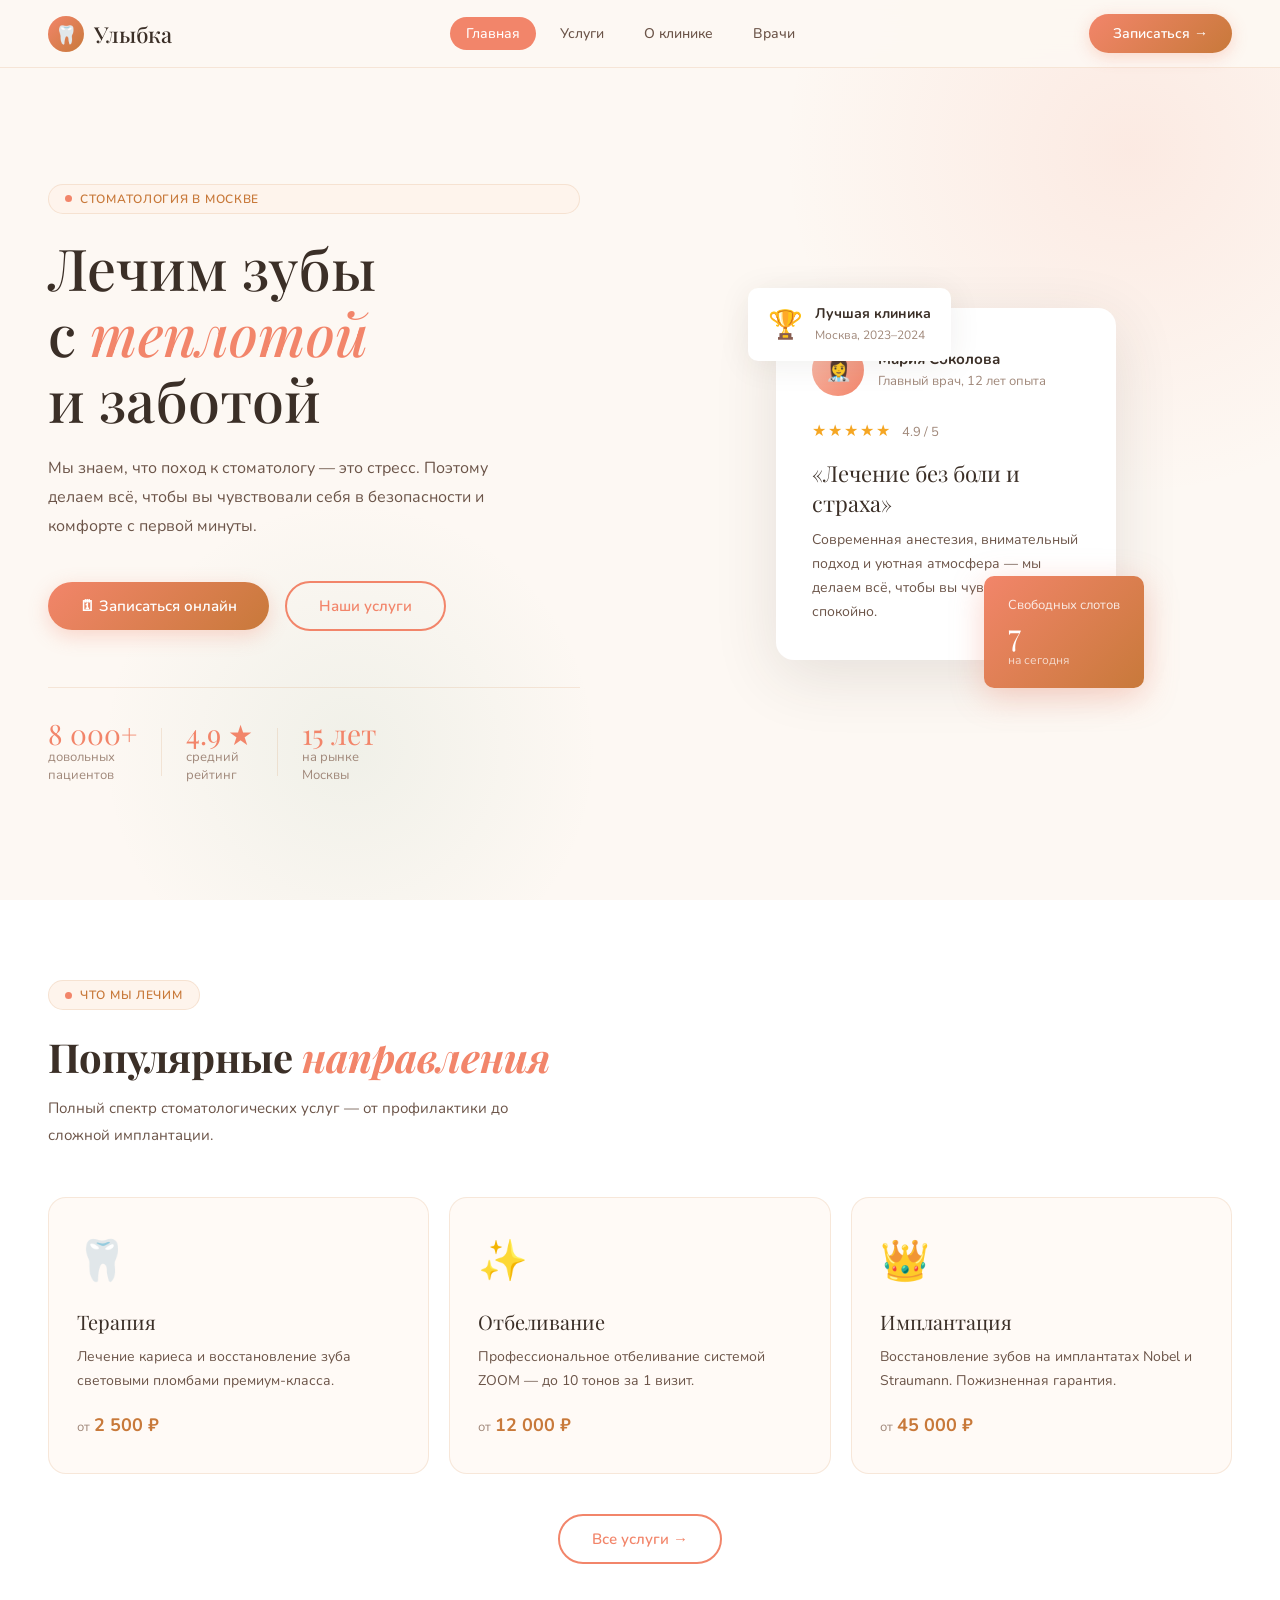
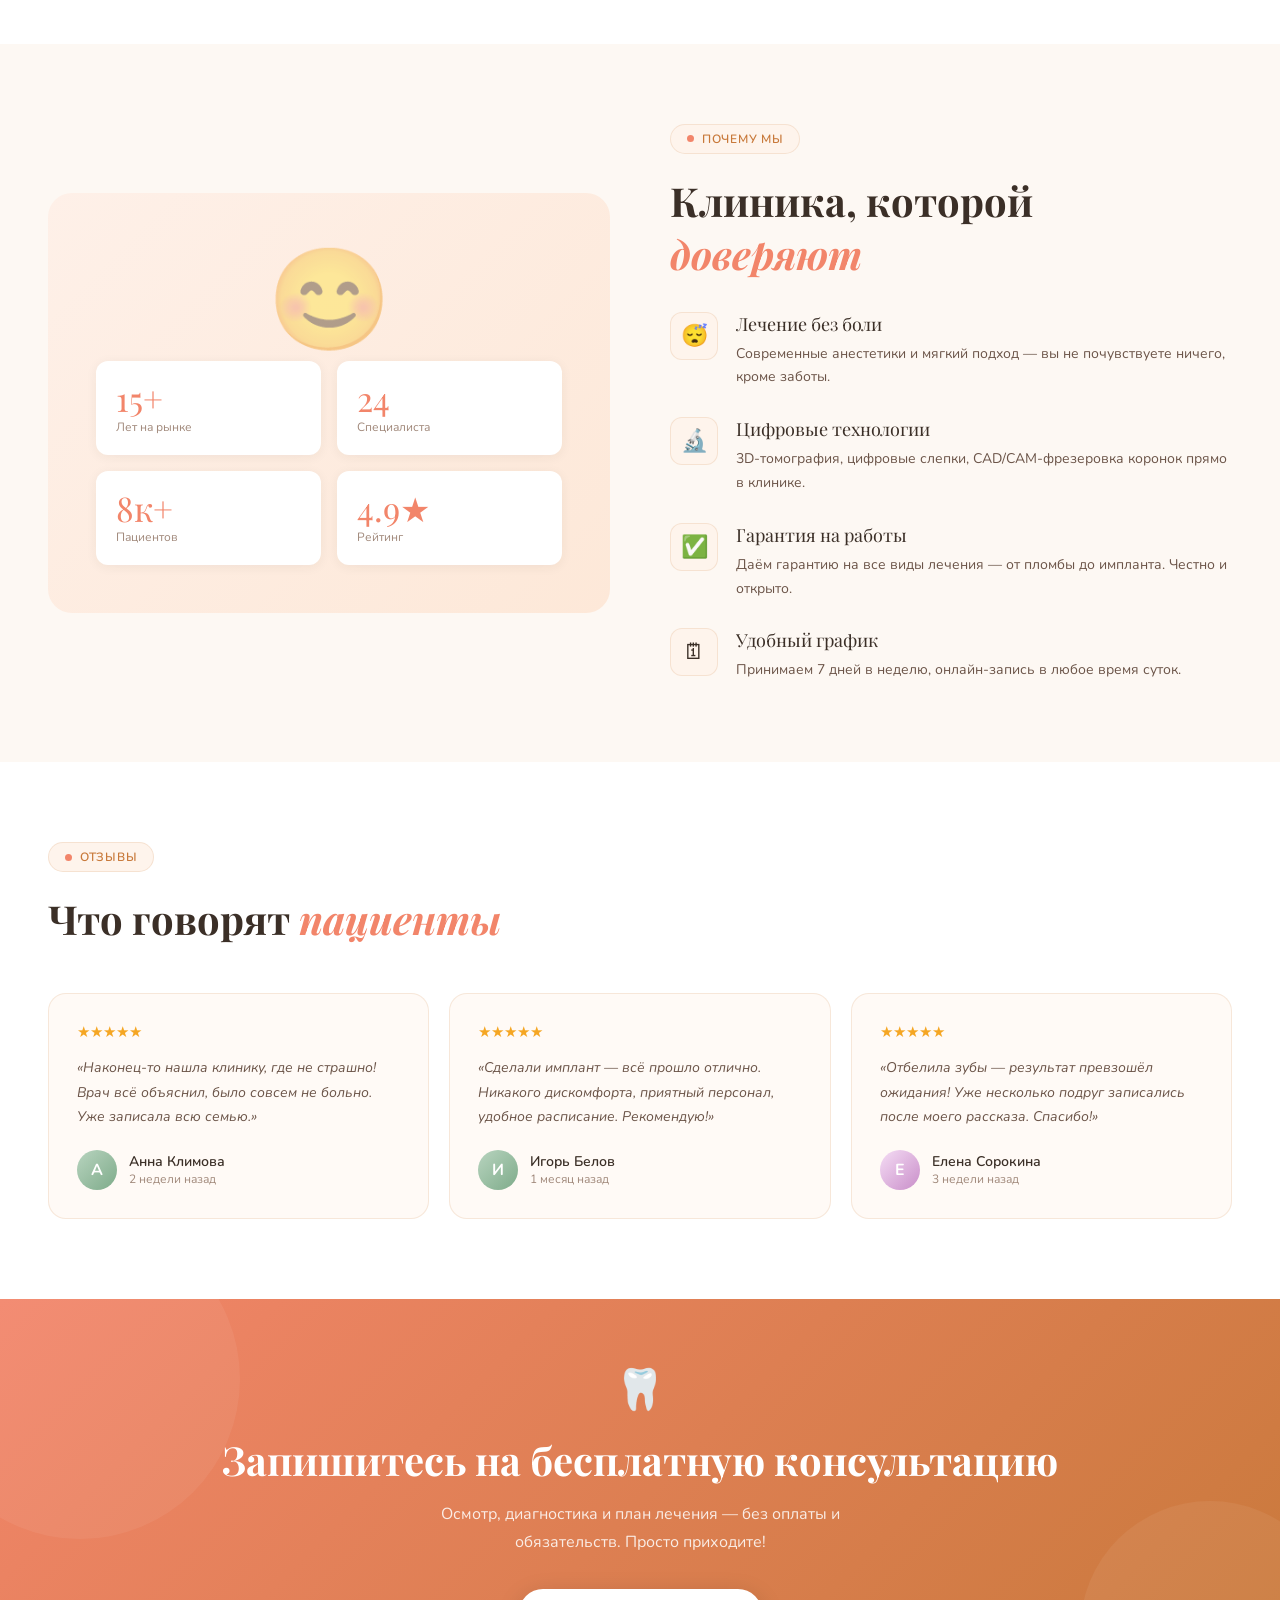
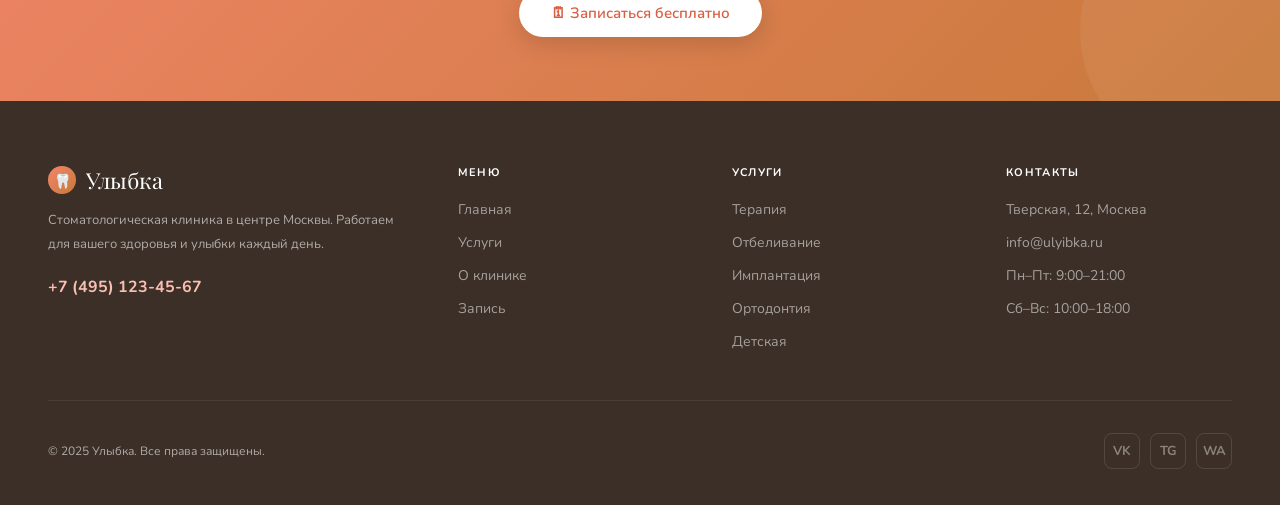
<file: Новая папка (2)/dental-warm.html>
<!DOCTYPE html>
<html lang="ru">
<head>
<meta charset="UTF-8">
<meta name="viewport" content="width=device-width, initial-scale=1.0">
<title>Улыбка — Стоматологическая клиника</title>
<link href="https://fonts.googleapis.com/css2?family=Nunito:ital,wght@0,300;0,400;0,500;0,600;0,700;1,400&family=Playfair+Display:ital,wght@0,400;0,500;1,400;1,500&display=swap" rel="stylesheet">
<style>
:root {
  --bg:        #fdf8f3;
  --bg2:       #fef4ec;
  --peach:     #f2856a;
  --peach-lt:  #f9bfaf;
  --peach-dk:  #d95f44;
  --sage:      #7eab8a;
  --sage-lt:   #b8d4bf;
  --warm:      #c8793a;
  --text:      #3b2f27;
  --text-md:   #6b5448;
  --text-lt:   #a0887a;
  --white:     #ffffff;
  --card:      #fffaf6;
  --border:    rgba(200,121,58,0.15);
  --shadow:    0 4px 32px rgba(59,47,39,0.08);
  --shadow-lg: 0 16px 64px rgba(59,47,39,0.12);
  --r:         18px;
  --r-sm:      10px;
}

* { margin:0; padding:0; box-sizing:border-box; }
html { scroll-behavior: smooth; }

body {
  font-family: 'Nunito', sans-serif;
  background: var(--bg);
  color: var(--text);
  overflow-x: hidden;
}

/* ── PAGES ── */
.page { display:none; animation: pgIn .45s ease forwards; }
.page.active { display:block; }
@keyframes pgIn { from { opacity:0; transform:translateY(12px); } to { opacity:1; transform:none; } }

/* ── NAV ── */
nav {
  position: fixed; top:0; left:0; right:0; z-index:200;
  background: rgba(253,248,243,0.94);
  backdrop-filter: blur(20px);
  border-bottom: 1px solid var(--border);
  padding: 0 48px;
  display: flex; align-items:center; justify-content:space-between;
  height: 68px;
}

.logo {
  font-family: 'Playfair Display', serif;
  font-size: 22px; font-weight: 500;
  color: var(--text); cursor: pointer;
  display: flex; align-items: center; gap: 10px;
}
.logo-icon {
  width: 36px; height: 36px;
  background: linear-gradient(135deg, var(--peach), var(--warm));
  border-radius: 50%;
  display: flex; align-items: center; justify-content: center;
  font-size: 18px;
}

.nav-links { display:flex; gap:8px; list-style:none; }
.nav-links a {
  display: block;
  padding: 7px 16px;
  border-radius: 100px;
  font-size: 14px; font-weight: 500;
  color: var(--text-md);
  text-decoration: none; cursor: pointer;
  transition: all .2s;
}
.nav-links a:hover { background: var(--bg2); color: var(--text); }
.nav-links a.active { background: var(--peach); color: var(--white); }

.nav-cta {
  background: linear-gradient(135deg, var(--peach), var(--warm));
  color: var(--white); border: none;
  padding: 10px 24px; border-radius: 100px;
  font-family: 'Nunito', sans-serif;
  font-size: 14px; font-weight: 600;
  cursor: pointer; transition: all .25s;
  box-shadow: 0 4px 16px rgba(242,133,106,0.3);
}
.nav-cta:hover { transform: translateY(-2px); box-shadow: 0 8px 24px rgba(242,133,106,0.4); }

/* ── HELPERS ── */
.pill {
  display: inline-flex; align-items: center; gap: 8px;
  background: var(--bg2); border: 1px solid var(--border);
  border-radius: 100px; padding: 6px 16px;
  font-size: 12px; font-weight: 600;
  color: var(--warm); letter-spacing: 0.06em; text-transform: uppercase;
  margin-bottom: 20px;
}
.pill-dot { width:7px; height:7px; background: var(--peach); border-radius:50%; }

h1, h2, h3 { font-family: 'Playfair Display', serif; }

.btn-fill {
  display: inline-flex; align-items: center; gap: 10px;
  background: linear-gradient(135deg, var(--peach), var(--warm));
  color: var(--white); border: none;
  padding: 14px 32px; border-radius: 100px;
  font-family: 'Nunito', sans-serif;
  font-size: 15px; font-weight: 600;
  cursor: pointer; transition: all .25s;
  box-shadow: 0 6px 20px rgba(242,133,106,0.3);
  text-decoration: none;
}
.btn-fill:hover { transform: translateY(-2px); box-shadow: 0 10px 28px rgba(242,133,106,0.4); }

.btn-outline {
  display: inline-flex; align-items: center; gap: 10px;
  background: transparent;
  border: 2px solid var(--peach);
  color: var(--peach);
  padding: 13px 32px; border-radius: 100px;
  font-family: 'Nunito', sans-serif;
  font-size: 15px; font-weight: 600;
  cursor: pointer; transition: all .25s;
}
.btn-outline:hover { background: var(--peach); color: var(--white); }

/* ══════════════════════════════════════
   HOME PAGE
══════════════════════════════════════ */
.hero {
  padding-top: 68px;
  min-height: 100vh;
  display: grid; grid-template-columns: 1fr 1fr;
  position: relative; overflow: hidden;
}

/* soft blob bg */
.hero::before {
  content: '';
  position: absolute; top: -200px; right: -200px;
  width: 700px; height: 700px;
  background: radial-gradient(circle, rgba(242,133,106,0.12) 0%, transparent 70%);
  border-radius: 50%; pointer-events: none;
}
.hero::after {
  content: '';
  position: absolute; bottom: -100px; left: 100px;
  width: 500px; height: 500px;
  background: radial-gradient(circle, rgba(126,171,138,0.1) 0%, transparent 70%);
  border-radius: 50%; pointer-events: none;
}

.hero-left {
  padding: 80px 60px 80px 48px;
  display: flex; flex-direction: column; justify-content: center;
  position: relative; z-index: 1;
}

.hero-left h1 {
  font-size: clamp(44px, 4.5vw, 66px);
  font-weight: 500; line-height: 1.15;
  color: var(--text); margin-bottom: 22px;
}
.hero-left h1 em { font-style: italic; color: var(--peach); }

.hero-desc {
  font-size: 16px; line-height: 1.8;
  color: var(--text-md); max-width: 440px; margin-bottom: 40px;
}

.hero-actions { display: flex; align-items: center; gap: 16px; flex-wrap: wrap; }

.trust-row {
  display: flex; align-items: center; gap: 24px;
  margin-top: 56px; padding-top: 32px;
  border-top: 1px solid var(--border);
}
.trust-item { display: flex; align-items: center; gap: 10px; }
.trust-num {
  font-family: 'Playfair Display', serif;
  font-size: 28px; font-weight: 400; color: var(--peach); line-height: 1;
}
.trust-label { font-size: 13px; color: var(--text-lt); line-height: 1.4; }

.hero-right {
  position: relative; z-index: 1;
  display: flex; align-items: center; justify-content: center;
  padding: 80px 48px 80px 20px;
}

.hero-cards-stack { position: relative; width: 340px; }

.hero-main-card {
  background: var(--white);
  border-radius: var(--r);
  padding: 36px;
  box-shadow: var(--shadow-lg);
  position: relative; z-index: 2;
}

.avatar-row {
  display: flex; align-items: center; gap: 14px; margin-bottom: 24px;
}
.avatar {
  width: 52px; height: 52px; border-radius: 50%;
  background: linear-gradient(135deg, var(--peach-lt), var(--peach));
  display: flex; align-items: center; justify-content: center;
  font-size: 22px; flex-shrink: 0;
}
.avatar-info strong {
  display: block; font-size: 15px; color: var(--text);
}
.avatar-info span { font-size: 13px; color: var(--text-lt); }

.rating-stars { color: #f5a623; font-size: 16px; letter-spacing: 2px; }
.rating-label { font-size: 13px; color: var(--text-lt); margin-left: 6px; }

.hero-card-title {
  font-family: 'Playfair Display', serif;
  font-size: 22px; color: var(--text);
  margin: 16px 0 10px;
}
.hero-card-desc { font-size: 14px; color: var(--text-md); line-height: 1.7; }

.hero-mini-card {
  background: linear-gradient(135deg, var(--peach), var(--warm));
  border-radius: var(--r-sm);
  padding: 20px 24px;
  color: var(--white);
  position: absolute; bottom: -28px; right: -28px;
  z-index: 3; box-shadow: 0 8px 32px rgba(242,133,106,0.35);
  animation: floatY 3.5s ease-in-out infinite;
}
.hero-mini-title { font-size: 13px; opacity: .85; margin-bottom: 4px; }
.hero-mini-num {
  font-family: 'Playfair Display', serif;
  font-size: 32px; font-weight: 400; line-height: 1;
}
.hero-mini-sub { font-size: 12px; opacity: .7; margin-top: 2px; }

.hero-badge {
  background: var(--white);
  border-radius: var(--r-sm);
  padding: 16px 20px;
  display: flex; align-items: center; gap: 12px;
  position: absolute; top: -20px; left: -28px;
  z-index: 3; box-shadow: var(--shadow);
  animation: floatY 4s ease-in-out infinite reverse;
}
.badge-icon { font-size: 28px; }
.badge-text strong { display:block; font-size: 14px; color: var(--text); }
.badge-text span { font-size: 12px; color: var(--text-lt); }

@keyframes floatY {
  0%,100% { transform: translateY(0); }
  50% { transform: translateY(-10px); }
}

/* wavy section divider */
.wave { width:100%; overflow:hidden; line-height:0; }
.wave svg { display:block; }

/* ── SERVICES PREVIEW ── */
.section-wrap { padding: 80px 48px; }

.services-row {
  display: grid;
  grid-template-columns: repeat(3, 1fr);
  gap: 20px; margin-top: 48px;
}

.svc-card {
  background: var(--card);
  border: 1px solid var(--border);
  border-radius: var(--r);
  padding: 36px 28px;
  cursor: pointer;
  transition: all .3s;
  position: relative; overflow: hidden;
}
.svc-card:hover {
  transform: translateY(-6px);
  box-shadow: var(--shadow-lg);
  border-color: var(--peach-lt);
}
.svc-card::after {
  content: '';
  position: absolute; bottom: 0; left: 0; right: 0;
  height: 3px;
  background: linear-gradient(90deg, var(--peach), var(--warm));
  transform: scaleX(0); transition: transform .3s;
  transform-origin: left;
}
.svc-card:hover::after { transform: scaleX(1); }

.svc-emoji { font-size: 40px; margin-bottom: 20px; display: block; }
.svc-name {
  font-family: 'Playfair Display', serif;
  font-size: 20px; color: var(--text); margin-bottom: 10px;
}
.svc-desc { font-size: 14px; color: var(--text-md); line-height: 1.7; margin-bottom: 20px; }
.svc-price {
  font-size: 13px; color: var(--text-lt);
  display: flex; align-items: baseline; gap: 4px;
}
.svc-price strong { font-size: 18px; color: var(--warm); font-weight: 700; }

/* ── WHY US ── */
.why-grid {
  display: grid; grid-template-columns: 1fr 1fr;
  gap: 60px; align-items: center;
}

.why-visual {
  background: linear-gradient(135deg, #fef0e8, #fde8d8);
  border-radius: 24px;
  padding: 48px;
  position: relative; overflow: hidden;
  min-height: 420px;
  display: flex; flex-direction: column; justify-content: flex-end;
}
.why-visual::before {
  content: '😊';
  position: absolute; top: 40px; left: 50%;
  transform: translateX(-50%);
  font-size: 100px; opacity: .25;
}

.why-stats {
  display: grid; grid-template-columns: 1fr 1fr; gap: 16px;
  position: relative; z-index: 1;
}
.why-stat {
  background: var(--white);
  border-radius: 12px; padding: 20px;
  box-shadow: 0 2px 12px rgba(59,47,39,0.06);
}
.why-stat-num {
  font-family: 'Playfair Display', serif;
  font-size: 34px; color: var(--peach); line-height: 1;
}
.why-stat-label { font-size: 12px; color: var(--text-lt); margin-top: 4px; }

.why-features { display: flex; flex-direction: column; gap: 28px; }

.why-feat {
  display: flex; gap: 18px; align-items: flex-start;
}
.why-feat-icon {
  width: 48px; height: 48px; flex-shrink: 0;
  background: var(--bg2); border-radius: 12px;
  display: flex; align-items: center; justify-content: center;
  font-size: 22px;
  border: 1px solid var(--border);
}
.why-feat-title {
  font-family: 'Playfair Display', serif;
  font-size: 18px; color: var(--text); margin-bottom: 6px;
}
.why-feat-desc { font-size: 14px; color: var(--text-md); line-height: 1.7; }

/* ── REVIEWS ── */
.reviews-row {
  display: grid; grid-template-columns: repeat(3, 1fr);
  gap: 20px; margin-top: 48px;
}

.review-card {
  background: var(--card);
  border: 1px solid var(--border);
  border-radius: var(--r);
  padding: 28px;
}
.review-stars { color: #f5a623; font-size: 15px; margin-bottom: 14px; }
.review-text {
  font-size: 14px; line-height: 1.75;
  color: var(--text-md); margin-bottom: 20px;
  font-style: italic;
}
.reviewer { display: flex; align-items: center; gap: 12px; }
.reviewer-ava {
  width: 40px; height: 40px; border-radius: 50%;
  background: linear-gradient(135deg, var(--sage-lt), var(--sage));
  display: flex; align-items: center; justify-content: center;
  font-size: 16px; color: white; font-weight: 700;
}
.reviewer-name { font-size: 14px; font-weight: 600; color: var(--text); }
.reviewer-date { font-size: 12px; color: var(--text-lt); }

/* ══════════════════════════════════════
   SERVICES PAGE
══════════════════════════════════════ */
.page-hero {
  padding: 120px 48px 64px;
  background: linear-gradient(180deg, var(--bg2) 0%, var(--bg) 100%);
  position: relative; overflow: hidden;
}
.page-hero::after {
  content: '';
  position: absolute; top: -100px; right: -100px;
  width: 500px; height: 500px;
  background: radial-gradient(circle, rgba(242,133,106,0.1), transparent 60%);
  border-radius: 50%;
}
.page-hero h1 { font-size: 52px; margin-bottom: 16px; }
.page-hero p { font-size: 16px; color: var(--text-md); max-width: 520px; line-height: 1.8; }

.services-full {
  display: grid; grid-template-columns: repeat(3, 1fr);
  gap: 20px;
}

.svc-full-card {
  background: var(--card);
  border: 1px solid var(--border);
  border-radius: var(--r);
  padding: 40px 32px;
  cursor: pointer; transition: all .3s;
}
.svc-full-card:hover { transform: translateY(-4px); box-shadow: var(--shadow-lg); border-color: var(--peach-lt); }

.svc-tag {
  display: inline-block;
  background: var(--bg2); border-radius: 100px;
  padding: 4px 12px; font-size: 11px; font-weight: 700;
  letter-spacing: .08em; text-transform: uppercase;
  color: var(--warm); margin-bottom: 20px;
}

.svc-full-name {
  font-family: 'Playfair Display', serif;
  font-size: 22px; color: var(--text); margin-bottom: 12px;
}
.svc-full-desc { font-size: 14px; color: var(--text-md); line-height: 1.75; margin-bottom: 24px; }

.svc-includes { list-style: none; display: flex; flex-direction: column; gap: 8px; margin-bottom: 28px; }
.svc-includes li {
  display: flex; align-items: center; gap: 10px;
  font-size: 13px; color: var(--text-md);
}
.svc-includes li::before {
  content: '✓';
  width: 20px; height: 20px; flex-shrink: 0;
  background: rgba(126,171,138,0.15);
  border-radius: 50%;
  display: flex; align-items: center; justify-content: center;
  font-size: 11px; color: var(--sage); font-weight: 700;
}

.svc-footer {
  display: flex; align-items: center; justify-content: space-between;
  padding-top: 20px; border-top: 1px solid var(--border);
}
.svc-from { font-size: 12px; color: var(--text-lt); }
.svc-amount {
  font-family: 'Playfair Display', serif;
  font-size: 26px; color: var(--warm);
}

/* ══════════════════════════════════════
   ABOUT PAGE
══════════════════════════════════════ */
.about-intro {
  display: grid; grid-template-columns: 1fr 1fr;
  gap: 64px; align-items: center;
}
.about-visual-box {
  background: linear-gradient(135deg, #fde8d8, #fbd0be);
  border-radius: 24px; min-height: 480px;
  position: relative; overflow: hidden;
  display: flex; flex-direction: column; justify-content: flex-end; padding: 32px;
}
.about-visual-emoji {
  position: absolute; top: 40px; left: 50%;
  transform: translateX(-50%);
  font-size: 110px; opacity: .2;
}
.about-caption {
  background: var(--white); border-radius: 12px;
  padding: 20px 24px; position: relative; z-index: 1;
  box-shadow: var(--shadow);
}
.about-caption strong {
  font-family: 'Playfair Display', serif;
  font-size: 18px; color: var(--text); display: block; margin-bottom: 4px;
}
.about-caption span { font-size: 13px; color: var(--text-lt); }

.about-text h2 {
  font-size: 44px; line-height: 1.2; margin-bottom: 20px;
}
.about-text h2 em { font-style: italic; color: var(--peach); }
.about-text p {
  font-size: 15px; color: var(--text-md); line-height: 1.85; margin-bottom: 16px;
}

.about-chips {
  display: flex; flex-wrap: wrap; gap: 10px; margin-top: 28px;
}
.chip {
  background: var(--bg2); border: 1px solid var(--border);
  border-radius: 100px; padding: 8px 18px;
  font-size: 13px; color: var(--text-md); font-weight: 500;
}

/* ── DOCTORS ── */
.doctors-grid {
  display: grid; grid-template-columns: repeat(4, 1fr);
  gap: 20px; margin-top: 48px;
}

.doc-card {
  background: var(--card);
  border: 1px solid var(--border);
  border-radius: var(--r);
  overflow: hidden; cursor: pointer;
  transition: all .3s;
}
.doc-card:hover { transform: translateY(-6px); box-shadow: var(--shadow-lg); }

.doc-photo {
  aspect-ratio: 1; position: relative;
  display: flex; align-items: center; justify-content: center;
  font-size: 64px;
  overflow: hidden;
}
/* gradient per doctor */
.doc-photo.g1 { background: linear-gradient(135deg, #fde4d8, #f9bfaf); }
.doc-photo.g2 { background: linear-gradient(135deg, #d8eede, #b8d4bf); }
.doc-photo.g3 { background: linear-gradient(135deg, #d8e6f5, #b3cceb); }
.doc-photo.g4 { background: linear-gradient(135deg, #f5ddf5, #e0b8e0); }

.doc-overlay {
  position: absolute; inset:0;
  background: linear-gradient(to top, rgba(59,47,39,.55) 0%, transparent 50%);
  display: flex; align-items: flex-end; padding: 16px;
  opacity: 0; transition: opacity .3s;
}
.doc-card:hover .doc-overlay { opacity: 1; }
.doc-overlay-cta {
  background: var(--peach); color: white; border: none;
  border-radius: 100px; padding: 8px 18px;
  font-family: 'Nunito', sans-serif; font-size: 13px; font-weight: 600;
  cursor: pointer; width: 100%; transition: background .2s;
}
.doc-overlay-cta:hover { background: var(--peach-dk); }

.doc-body { padding: 20px; }
.doc-name {
  font-family: 'Playfair Display', serif;
  font-size: 18px; color: var(--text); margin-bottom: 4px;
}
.doc-spec { font-size: 12px; font-weight: 700; color: var(--peach); text-transform: uppercase; letter-spacing: .07em; margin-bottom: 8px; }
.doc-exp { font-size: 13px; color: var(--text-lt); }

/* ── VALUES ── */
.values-grid {
  display: grid; grid-template-columns: repeat(3, 1fr);
  gap: 20px; margin-top: 48px;
}
.value-card {
  background: var(--card); border: 1px solid var(--border);
  border-radius: var(--r); padding: 32px;
}
.value-icon { font-size: 36px; margin-bottom: 18px; }
.value-title {
  font-family: 'Playfair Display', serif;
  font-size: 20px; color: var(--text); margin-bottom: 10px;
}
.value-desc { font-size: 14px; color: var(--text-md); line-height: 1.75; }

/* ══════════════════════════════════════
   APPOINTMENT PAGE
══════════════════════════════════════ */
.appt-layout {
  display: grid; grid-template-columns: 1fr 1.45fr;
  gap: 64px; align-items: start;
}

.appt-info h2 {
  font-size: 44px; line-height: 1.2; margin-bottom: 18px;
}
.appt-info h2 em { font-style: italic; color: var(--peach); }
.appt-sub { font-size: 15px; color: var(--text-md); line-height: 1.8; margin-bottom: 40px; }

.contact-list { display: flex; flex-direction: column; gap: 20px; margin-bottom: 40px; }
.contact-row {
  display: flex; gap: 16px; align-items: center;
}
.c-icon {
  width: 48px; height: 48px; flex-shrink: 0;
  background: var(--bg2); border: 1px solid var(--border);
  border-radius: 12px;
  display: flex; align-items: center; justify-content: center;
  font-size: 20px;
}
.c-label { font-size: 11px; font-weight: 700; letter-spacing: .1em; text-transform: uppercase; color: var(--text-lt); margin-bottom: 3px; }
.c-val { font-size: 15px; font-weight: 600; color: var(--text); }

.working-hours {
  background: linear-gradient(135deg, var(--peach), var(--warm));
  border-radius: var(--r); padding: 28px 32px; color: white;
}
.wh-title { font-size: 12px; font-weight: 700; letter-spacing: .1em; text-transform: uppercase; opacity: .85; margin-bottom: 16px; }
.wh-row { display: flex; justify-content: space-between; align-items: center; margin-bottom: 10px; font-size: 14px; }
.wh-row:last-child { margin-bottom: 0; }
.wh-day { opacity: .85; }
.wh-time { font-weight: 700; }

/* ── FORM ── */
.form-panel {
  background: var(--white);
  border-radius: 24px;
  box-shadow: var(--shadow-lg);
  overflow: hidden;
}

.form-header {
  background: linear-gradient(135deg, var(--peach), var(--warm));
  padding: 32px 40px; color: white;
}
.form-header h3 {
  font-size: 26px; margin-bottom: 6px; color: white;
}
.form-header p { font-size: 14px; opacity: .85; }

.form-body { padding: 40px; }

/* Steps */
.steps-track {
  display: flex; align-items: center; margin-bottom: 36px;
}
.fstep {
  display: flex; flex-direction: column; align-items: center; gap: 6px;
  flex: 1;
}
.fstep-ball {
  width: 36px; height: 36px; border-radius: 50%;
  border: 2px solid var(--border);
  display: flex; align-items: center; justify-content: center;
  font-size: 14px; font-weight: 700; color: var(--text-lt);
  background: var(--bg);
  transition: all .3s;
}
.fstep.active .fstep-ball { background: var(--peach); border-color: var(--peach); color: white; }
.fstep.done .fstep-ball { background: var(--sage); border-color: var(--sage); color: white; }
.fstep-label { font-size: 11px; font-weight: 600; letter-spacing: .08em; text-transform: uppercase; color: var(--text-lt); }
.fstep.active .fstep-label { color: var(--peach); }
.fstep.done .fstep-label { color: var(--sage); }
.step-connector { flex: 1; height: 2px; background: var(--border); margin: 0 4px 20px; transition: background .3s; }
.step-connector.done { background: var(--sage); }

.fpage { display: none; }
.fpage.active { display: block; }

/* Fields */
.field-row { display: grid; grid-template-columns: 1fr 1fr; gap: 16px; margin-bottom: 16px; }
.field-row.full { grid-template-columns: 1fr; }
.field { display: flex; flex-direction: column; gap: 6px; }
.field label { font-size: 12px; font-weight: 700; letter-spacing: .08em; text-transform: uppercase; color: var(--text-lt); }

.f-input, .f-select, .f-textarea {
  border: 1.5px solid var(--border);
  border-radius: 10px;
  padding: 12px 16px;
  font-family: 'Nunito', sans-serif;
  font-size: 14px; color: var(--text);
  background: var(--bg);
  outline: none; transition: all .2s;
  appearance: none; width: 100%;
}
.f-input:focus, .f-select:focus, .f-textarea:focus {
  border-color: var(--peach);
  background: var(--white);
  box-shadow: 0 0 0 3px rgba(242,133,106,0.12);
}
.f-textarea { resize: vertical; min-height: 90px; }

.sel-wrap { position: relative; }
.sel-wrap::after { content: '▾'; position:absolute; right:14px; top:50%; transform:translateY(-50%); color:var(--peach); pointer-events:none; }

/* Calendar */
.cal-wrap {
  border: 1.5px solid var(--border); border-radius: 12px;
  overflow: hidden;
}
.cal-head {
  background: var(--bg2);
  display: flex; align-items: center; justify-content: space-between;
  padding: 14px 20px;
}
.cal-month-name {
  font-family: 'Playfair Display', serif;
  font-size: 17px; color: var(--text);
}
.cal-arrow {
  background: var(--white); border: 1px solid var(--border);
  width: 32px; height: 32px; border-radius: 8px;
  display: flex; align-items: center; justify-content: center;
  cursor: pointer; font-size: 16px; color: var(--text-md);
  transition: all .2s;
}
.cal-arrow:hover { background: var(--peach); border-color: var(--peach); color: white; }
.cal-body { padding: 14px 16px; }
.cal-days-header {
  display: grid; grid-template-columns: repeat(7, 1fr);
  margin-bottom: 6px;
}
.cal-dname { text-align: center; font-size: 11px; font-weight: 700; letter-spacing: .08em; text-transform: uppercase; color: var(--text-lt); padding: 4px 0; }
.cal-cells { display: grid; grid-template-columns: repeat(7, 1fr); gap: 2px; }
.cal-cell {
  aspect-ratio: 1;
  display: flex; align-items: center; justify-content: center;
  font-size: 13px; font-weight: 500;
  border-radius: 8px; cursor: pointer;
  color: var(--text-md); transition: all .15s;
}
.cal-cell:hover:not(.cal-empty):not(.cal-past) { background: var(--bg2); color: var(--peach); }
.cal-cell.cal-today { font-weight: 700; color: var(--peach); }
.cal-cell.cal-selected { background: var(--peach) !important; color: white !important; }
.cal-cell.cal-past { color: var(--border); cursor: default; }
.cal-cell.cal-empty { cursor: default; }

/* Time */
.time-grid { display: grid; grid-template-columns: repeat(4, 1fr); gap: 8px; margin-top: 4px; }
.t-slot {
  border: 1.5px solid var(--border); border-radius: 8px;
  padding: 9px; text-align: center;
  font-size: 13px; font-weight: 600; color: var(--text-md);
  cursor: pointer; background: var(--bg); transition: all .15s;
}
.t-slot:hover:not(.t-busy) { border-color: var(--peach); color: var(--peach); background: var(--white); }
.t-slot.t-selected { background: var(--peach); border-color: var(--peach); color: white; }
.t-slot.t-busy { opacity: .35; cursor: not-allowed; font-style: italic; }

/* Form actions */
.form-actions { display: flex; flex-direction: column; gap: 10px; margin-top: 28px; }
.btn-submit {
  width: 100%;
  background: linear-gradient(135deg, var(--peach), var(--warm));
  color: white; border: none; border-radius: 100px;
  padding: 16px; font-family: 'Nunito', sans-serif;
  font-size: 15px; font-weight: 700;
  cursor: pointer; transition: all .25s;
  box-shadow: 0 6px 20px rgba(242,133,106,.3);
}
.btn-submit:hover { transform: translateY(-2px); box-shadow: 0 10px 28px rgba(242,133,106,.4); }

.btn-back {
  width: 100%; background: transparent;
  border: 1.5px solid var(--border); border-radius: 100px;
  padding: 13px; font-family: 'Nunito', sans-serif;
  font-size: 14px; font-weight: 600; color: var(--text-lt);
  cursor: pointer; transition: all .2s;
}
.btn-back:hover { border-color: var(--peach); color: var(--peach); }

.privacy-note { font-size: 12px; color: var(--text-lt); line-height: 1.6; margin-top: 14px; text-align: center; }

/* Success */
.success-panel {
  padding: 60px 40px; text-align: center; display: none;
}
.success-panel.active { display: block; }
.success-ring {
  width: 80px; height: 80px; margin: 0 auto 24px;
  background: linear-gradient(135deg, var(--sage-lt), var(--sage));
  border-radius: 50%;
  display: flex; align-items: center; justify-content: center;
  font-size: 36px;
  animation: popIn .5s cubic-bezier(.34,1.56,.64,1) forwards;
}
@keyframes popIn { from { transform:scale(0); opacity:0; } to { transform:scale(1); opacity:1; } }
.success-title { font-size: 30px; color: var(--text); margin-bottom: 12px; }
.success-desc { font-size: 15px; color: var(--text-md); line-height: 1.8; margin-bottom: 32px; }

/* ── FOOTER ── */
footer {
  background: var(--text);
  color: rgba(255,255,255,.6);
  padding: 64px 48px 36px;
}
.footer-grid {
  display: grid; grid-template-columns: 1.6fr 1fr 1fr 1fr;
  gap: 48px; padding-bottom: 48px;
  border-bottom: 1px solid rgba(255,255,255,.08);
  margin-bottom: 32px;
}
.f-logo {
  font-family: 'Playfair Display', serif;
  font-size: 22px; color: white; margin-bottom: 14px;
  display: flex; align-items: center; gap: 10px;
}
.f-logo-dot {
  width: 28px; height: 28px; border-radius: 50%;
  background: linear-gradient(135deg, var(--peach), var(--warm));
  display: flex; align-items: center; justify-content: center;
  font-size: 14px;
}
.f-desc { font-size: 13px; line-height: 1.8; margin-bottom: 20px; }
.f-phone { font-size: 16px; font-weight: 700; color: var(--peach-lt); }
.f-col-title { font-size: 11px; font-weight: 700; letter-spacing: .12em; text-transform: uppercase; color: white; margin-bottom: 18px; }
.f-links { list-style: none; display: flex; flex-direction: column; gap: 11px; }
.f-links li a {
  font-size: 14px; color: rgba(255,255,255,.55);
  text-decoration: none; cursor: pointer; transition: color .2s;
}
.f-links li a:hover { color: var(--peach-lt); }
.footer-bottom { display: flex; justify-content: space-between; align-items: center; }
.f-copy { font-size: 12px; }
.f-social { display: flex; gap: 10px; }
.f-soc {
  width: 36px; height: 36px;
  border: 1px solid rgba(255,255,255,.12); border-radius: 8px;
  display: flex; align-items: center; justify-content: center;
  font-size: 13px; font-weight: 700; color: rgba(255,255,255,.4);
  cursor: pointer; transition: all .2s;
}
.f-soc:hover { border-color: var(--peach-lt); color: var(--peach-lt); }
</style>
</head>
<body>

<!-- ────────── NAV ────────── -->
<nav>
  <div class="logo" onclick="goTo('home')">
    <div class="logo-icon">🦷</div>
    Улыбка
  </div>
  <ul class="nav-links">
    <li><a id="nav-home" class="active" onclick="goTo('home')">Главная</a></li>
    <li><a id="nav-services" onclick="goTo('services')">Услуги</a></li>
    <li><a id="nav-about" onclick="goTo('about')">О клинике</a></li>
    <li><a id="nav-appointment" onclick="goTo('appointment')">Врачи</a></li>
  </ul>
  <button class="nav-cta" onclick="goTo('appointment')">Записаться →</button>
</nav>


<!-- ══════════════════════════════════════════════════
     HOME
══════════════════════════════════════════════════ -->
<div class="page active" id="page-home">

  <div class="hero">
    <div class="hero-left">
      <div class="pill"><span class="pill-dot"></span>Стоматология в Москве</div>
      <h1>Лечим зубы<br>с <em>теплотой</em><br>и заботой</h1>
      <p class="hero-desc">Мы знаем, что поход к стоматологу — это стресс. Поэтому делаем всё, чтобы вы чувствовали себя в безопасности и комфорте с первой минуты.</p>
      <div class="hero-actions">
        <button class="btn-fill" onclick="goTo('appointment')">🗓 Записаться онлайн</button>
        <button class="btn-outline" onclick="goTo('services')">Наши услуги</button>
      </div>
      <div class="trust-row">
        <div class="trust-item">
          <div>
            <div class="trust-num">8 000+</div>
            <div class="trust-label">довольных<br>пациентов</div>
          </div>
        </div>
        <div style="width:1px; height:48px; background:var(--border);"></div>
        <div class="trust-item">
          <div>
            <div class="trust-num">4.9 ★</div>
            <div class="trust-label">средний<br>рейтинг</div>
          </div>
        </div>
        <div style="width:1px; height:48px; background:var(--border);"></div>
        <div class="trust-item">
          <div>
            <div class="trust-num">15 лет</div>
            <div class="trust-label">на рынке<br>Москвы</div>
          </div>
        </div>
      </div>
    </div>

    <div class="hero-right">
      <div class="hero-cards-stack">
        <div class="hero-badge">
          <div class="badge-icon">🏆</div>
          <div class="badge-text">
            <strong>Лучшая клиника</strong>
            <span>Москва, 2023–2024</span>
          </div>
        </div>

        <div class="hero-main-card">
          <div class="avatar-row">
            <div class="avatar">👩‍⚕️</div>
            <div class="avatar-info">
              <strong>Мария Соколова</strong>
              <span>Главный врач, 12 лет опыта</span>
            </div>
          </div>
          <div>
            <span class="rating-stars">★★★★★</span>
            <span class="rating-label">4.9 / 5</span>
          </div>
          <div class="hero-card-title">«Лечение без боли и страха»</div>
          <p class="hero-card-desc">Современная анестезия, внимательный подход и уютная атмосфера — мы делаем всё, чтобы вы чувствовали себя спокойно.</p>
        </div>

        <div class="hero-mini-card">
          <div class="hero-mini-title">Свободных слотов</div>
          <div class="hero-mini-num">7</div>
          <div class="hero-mini-sub">на сегодня</div>
        </div>
      </div>
    </div>
  </div>

  <!-- Services preview -->
  <div class="section-wrap" style="background: var(--white);">
    <div class="pill"><span class="pill-dot"></span>Что мы лечим</div>
    <h2 style="font-size:40px; margin-bottom:12px;">Популярные <em style="font-style:italic; color:var(--peach);">направления</em></h2>
    <p style="font-size:15px; color:var(--text-md); max-width:480px; line-height:1.8;">Полный спектр стоматологических услуг — от профилактики до сложной имплантации.</p>
    <div class="services-row">
      <div class="svc-card" onclick="goTo('services')">
        <span class="svc-emoji">🦷</span>
        <div class="svc-name">Терапия</div>
        <p class="svc-desc">Лечение кариеса и восстановление зуба световыми пломбами премиум-класса.</p>
        <div class="svc-price">от <strong>2 500 ₽</strong></div>
      </div>
      <div class="svc-card" onclick="goTo('services')">
        <span class="svc-emoji">✨</span>
        <div class="svc-name">Отбеливание</div>
        <p class="svc-desc">Профессиональное отбеливание системой ZOOM — до 10 тонов за 1 визит.</p>
        <div class="svc-price">от <strong>12 000 ₽</strong></div>
      </div>
      <div class="svc-card" onclick="goTo('services')">
        <span class="svc-emoji">👑</span>
        <div class="svc-name">Имплантация</div>
        <p class="svc-desc">Восстановление зубов на имплантатах Nobel и Straumann. Пожизненная гарантия.</p>
        <div class="svc-price">от <strong>45 000 ₽</strong></div>
      </div>
    </div>
    <div style="text-align:center; margin-top:40px;">
      <button class="btn-outline" onclick="goTo('services')">Все услуги →</button>
    </div>
  </div>

  <!-- Why us -->
  <div class="section-wrap">
    <div class="why-grid">
      <div class="why-visual">
        <div class="why-visual::before"></div>
        <div style="font-size: 100px; position:absolute; top:40px; left:50%; transform:translateX(-50%); opacity:.2;">😊</div>
        <div class="why-stats">
          <div class="why-stat">
            <div class="why-stat-num">15+</div>
            <div class="why-stat-label">Лет на рынке</div>
          </div>
          <div class="why-stat">
            <div class="why-stat-num">24</div>
            <div class="why-stat-label">Специалиста</div>
          </div>
          <div class="why-stat">
            <div class="why-stat-num">8к+</div>
            <div class="why-stat-label">Пациентов</div>
          </div>
          <div class="why-stat">
            <div class="why-stat-num">4.9★</div>
            <div class="why-stat-label">Рейтинг</div>
          </div>
        </div>
      </div>
      <div>
        <div class="pill"><span class="pill-dot"></span>Почему мы</div>
        <h2 style="font-size:40px; margin-bottom:32px;">Клиника, которой<br><em style="font-style:italic; color:var(--peach);">доверяют</em></h2>
        <div class="why-features">
          <div class="why-feat">
            <div class="why-feat-icon">😴</div>
            <div>
              <div class="why-feat-title">Лечение без боли</div>
              <p class="why-feat-desc">Современные анестетики и мягкий подход — вы не почувствуете ничего, кроме заботы.</p>
            </div>
          </div>
          <div class="why-feat">
            <div class="why-feat-icon">🔬</div>
            <div>
              <div class="why-feat-title">Цифровые технологии</div>
              <p class="why-feat-desc">3D-томография, цифровые слепки, CAD/CAM-фрезеровка коронок прямо в клинике.</p>
            </div>
          </div>
          <div class="why-feat">
            <div class="why-feat-icon">✅</div>
            <div>
              <div class="why-feat-title">Гарантия на работы</div>
              <p class="why-feat-desc">Даём гарантию на все виды лечения — от пломбы до импланта. Честно и открыто.</p>
            </div>
          </div>
          <div class="why-feat">
            <div class="why-feat-icon">🗓</div>
            <div>
              <div class="why-feat-title">Удобный график</div>
              <p class="why-feat-desc">Принимаем 7 дней в неделю, онлайн-запись в любое время суток.</p>
            </div>
          </div>
        </div>
      </div>
    </div>
  </div>

  <!-- Reviews -->
  <div class="section-wrap" style="background: var(--white);">
    <div class="pill"><span class="pill-dot"></span>Отзывы</div>
    <h2 style="font-size:40px;">Что говорят <em style="font-style:italic; color:var(--peach);">пациенты</em></h2>
    <div class="reviews-row">
      <div class="review-card">
        <div class="review-stars">★★★★★</div>
        <p class="review-text">«Наконец-то нашла клинику, где не страшно! Врач всё объяснил, было совсем не больно. Уже записала всю семью.»</p>
        <div class="reviewer">
          <div class="reviewer-ava">А</div>
          <div>
            <div class="reviewer-name">Анна Климова</div>
            <div class="reviewer-date">2 недели назад</div>
          </div>
        </div>
      </div>
      <div class="review-card">
        <div class="review-stars">★★★★★</div>
        <p class="review-text">«Сделали имплант — всё прошло отлично. Никакого дискомфорта, приятный персонал, удобное расписание. Рекомендую!»</p>
        <div class="reviewer">
          <div class="reviewer-ava" style="background: linear-gradient(135deg, var(--sage-lt), var(--sage));">И</div>
          <div>
            <div class="reviewer-name">Игорь Белов</div>
            <div class="reviewer-date">1 месяц назад</div>
          </div>
        </div>
      </div>
      <div class="review-card">
        <div class="review-stars">★★★★★</div>
        <p class="review-text">«Отбелила зубы — результат превзошёл ожидания! Уже несколько подруг записались после моего рассказа. Спасибо!»</p>
        <div class="reviewer">
          <div class="reviewer-ava" style="background: linear-gradient(135deg, #f5ddf5, #c98ec9);">Е</div>
          <div>
            <div class="reviewer-name">Елена Сорокина</div>
            <div class="reviewer-date">3 недели назад</div>
          </div>
        </div>
      </div>
    </div>
  </div>

  <!-- CTA banner -->
  <div style="background: linear-gradient(135deg, var(--peach), var(--warm)); padding: 64px 48px; text-align: center; position: relative; overflow: hidden;">
    <div style="position:absolute;top:-80px;left:-80px;width:320px;height:320px;background:rgba(255,255,255,.06);border-radius:50%;"></div>
    <div style="position:absolute;bottom:-60px;right:-60px;width:260px;height:260px;background:rgba(255,255,255,.06);border-radius:50%;"></div>
    <div style="position:relative; z-index:1;">
      <div style="font-size:40px; margin-bottom:16px;">🦷</div>
      <h2 style="font-size:40px; color:white; margin-bottom:14px;">Запишитесь на бесплатную консультацию</h2>
      <p style="font-size:16px; color:rgba(255,255,255,.85); max-width:480px; margin:0 auto 32px; line-height:1.8;">Осмотр, диагностика и план лечения — без оплаты и обязательств. Просто приходите!</p>
      <button class="btn-fill" onclick="goTo('appointment')" style="background:white; color:var(--peach-dk); box-shadow:0 6px 24px rgba(0,0,0,.15);">🗓 Записаться бесплатно</button>
    </div>
  </div>

  <footer>
    <div class="footer-grid">
      <div>
        <div class="f-logo"><div class="f-logo-dot">🦷</div>Улыбка</div>
        <p class="f-desc">Стоматологическая клиника в центре Москвы. Работаем для вашего здоровья и улыбки каждый день.</p>
        <div class="f-phone">+7 (495) 123-45-67</div>
      </div>
      <div>
        <div class="f-col-title">Меню</div>
        <ul class="f-links">
          <li><a onclick="goTo('home')">Главная</a></li>
          <li><a onclick="goTo('services')">Услуги</a></li>
          <li><a onclick="goTo('about')">О клинике</a></li>
          <li><a onclick="goTo('appointment')">Запись</a></li>
        </ul>
      </div>
      <div>
        <div class="f-col-title">Услуги</div>
        <ul class="f-links">
          <li><a onclick="goTo('services')">Терапия</a></li>
          <li><a onclick="goTo('services')">Отбеливание</a></li>
          <li><a onclick="goTo('services')">Имплантация</a></li>
          <li><a onclick="goTo('services')">Ортодонтия</a></li>
          <li><a onclick="goTo('services')">Детская</a></li>
        </ul>
      </div>
      <div>
        <div class="f-col-title">Контакты</div>
        <ul class="f-links">
          <li><a>Тверская, 12, Москва</a></li>
          <li><a>info@ulyibka.ru</a></li>
          <li><a>Пн–Пт: 9:00–21:00</a></li>
          <li><a>Сб–Вс: 10:00–18:00</a></li>
        </ul>
      </div>
    </div>
    <div class="footer-bottom">
      <div class="f-copy">© 2025 Улыбка. Все права защищены.</div>
      <div class="f-social">
        <div class="f-soc">VK</div>
        <div class="f-soc">TG</div>
        <div class="f-soc">WA</div>
      </div>
    </div>
  </footer>
</div>


<!-- ══════════════════════════════════════════════════
     SERVICES
══════════════════════════════════════════════════ -->
<div class="page" id="page-services">
  <div class="page-hero">
    <div class="pill" style="position:relative;z-index:1;"><span class="pill-dot"></span>Все направления</div>
    <h1 style="position:relative;z-index:1;">Наши <em style="font-style:italic; color:var(--peach);">услуги</em></h1>
    <p style="position:relative;z-index:1;">Современные методы лечения, проверенные материалы и внимательные врачи — всё для вашего здоровья.</p>
  </div>

  <div class="section-wrap">
    <div class="services-full">
      <div class="svc-full-card">
        <span class="svc-tag">Терапия</span>
        <div class="svc-full-name">🦷 Терапевтическая стоматология</div>
        <p class="svc-full-desc">Лечение любой сложности — от начального кариеса до глубокого пульпита. Работаем аккуратно и без спешки.</p>
        <ul class="svc-includes">
          <li>Лечение кариеса и пульпита</li>
          <li>Световые пломбы из композита</li>
          <li>Лечение под микроскопом</li>
          <li>Профилактика и гигиена</li>
        </ul>
        <div class="svc-footer">
          <div><div class="svc-from">от</div><div class="svc-amount">2 500 ₽</div></div>
          <button class="btn-fill" style="padding:10px 22px; font-size:13px;" onclick="goTo('appointment')">Записаться</button>
        </div>
      </div>

      <div class="svc-full-card">
        <span class="svc-tag">Эстетика</span>
        <div class="svc-full-name">✨ Отбеливание и эстетика</div>
        <p class="svc-full-desc">Красивая улыбка — это реально. Профессиональное отбеливание и виниры для тех, кто хочет результат сразу.</p>
        <ul class="svc-includes">
          <li>Отбеливание ZOOM 4 и Beyond</li>
          <li>Виниры E.max (керамика)</li>
          <li>Художественная реставрация</li>
          <li>Консультация по улыбке</li>
        </ul>
        <div class="svc-footer">
          <div><div class="svc-from">от</div><div class="svc-amount">12 000 ₽</div></div>
          <button class="btn-fill" style="padding:10px 22px; font-size:13px;" onclick="goTo('appointment')">Записаться</button>
        </div>
      </div>

      <div class="svc-full-card">
        <span class="svc-tag">Хирургия</span>
        <div class="svc-full-name">👑 Имплантация зубов</div>
        <p class="svc-full-desc">Восстановим утраченный зуб так, что никто не отличит от настоящего. Работаем с ведущими имплантатами мира.</p>
        <ul class="svc-includes">
          <li>Nobel, Straumann, Osstem</li>
          <li>Одномоментная имплантация</li>
          <li>Протезирование на имплантатах</li>
          <li>Пожизненная гарантия на имплант</li>
        </ul>
        <div class="svc-footer">
          <div><div class="svc-from">от</div><div class="svc-amount">45 000 ₽</div></div>
          <button class="btn-fill" style="padding:10px 22px; font-size:13px;" onclick="goTo('appointment')">Записаться</button>
        </div>
      </div>

      <div class="svc-full-card">
        <span class="svc-tag">Ортодонтия</span>
        <div class="svc-full-name">😬 Выравнивание зубов</div>
        <p class="svc-full-desc">Брекеты и элайнеры для детей и взрослых. Исправим прикус аккуратно и в комфортные сроки.</p>
        <ul class="svc-includes">
          <li>Брекеты металл и керамика</li>
          <li>Элайнеры Invisalign</li>
          <li>Детские трейнеры</li>
          <li>Ретейнеры после лечения</li>
        </ul>
        <div class="svc-footer">
          <div><div class="svc-from">от</div><div class="svc-amount">35 000 ₽</div></div>
          <button class="btn-fill" style="padding:10px 22px; font-size:13px;" onclick="goTo('appointment')">Записаться</button>
        </div>
      </div>

      <div class="svc-full-card">
        <span class="svc-tag">Хирургия</span>
        <div class="svc-full-name">🔬 Хирургическая стоматология</div>
        <p class="svc-full-desc">Удаление зубов мудрости, лечение кист, пластика дёсен. Работаем бережно, с местной анестезией или седацией.</p>
        <ul class="svc-includes">
          <li>Удаление зубов мудрости</li>
          <li>Лечение и удаление кист</li>
          <li>Пластика тканей</li>
          <li>Лечение под наркозом</li>
        </ul>
        <div class="svc-footer">
          <div><div class="svc-from">от</div><div class="svc-amount">5 000 ₽</div></div>
          <button class="btn-fill" style="padding:10px 22px; font-size:13px;" onclick="goTo('appointment')">Записаться</button>
        </div>
      </div>

      <div class="svc-full-card">
        <span class="svc-tag">Детская</span>
        <div class="svc-full-name">🧒 Детская стоматология</div>
        <p class="svc-full-desc">Добрые врачи и уютный кабинет — малыши уходят с улыбкой. Лечение без страха и боли, с любовью к детям.</p>
        <ul class="svc-includes">
          <li>Лечение молочных зубов</li>
          <li>Серебрение и фторирование</li>
          <li>Ортодонтические трейнеры</li>
          <li>Обучение гигиене</li>
        </ul>
        <div class="svc-footer">
          <div><div class="svc-from">от</div><div class="svc-amount">1 800 ₽</div></div>
          <button class="btn-fill" style="padding:10px 22px; font-size:13px;" onclick="goTo('appointment')">Записаться</button>
        </div>
      </div>
    </div>
  </div>

  <footer>
    <div class="footer-grid">
      <div><div class="f-logo"><div class="f-logo-dot">🦷</div>Улыбка</div><p class="f-desc">Стоматологическая клиника в Москве.</p><div class="f-phone">+7 (495) 123-45-67</div></div>
      <div><div class="f-col-title">Меню</div><ul class="f-links"><li><a onclick="goTo('home')">Главная</a></li><li><a onclick="goTo('services')">Услуги</a></li><li><a onclick="goTo('about')">О клинике</a></li><li><a onclick="goTo('appointment')">Запись</a></li></ul></div>
      <div><div class="f-col-title">Контакты</div><ul class="f-links"><li><a>+7 (495) 123-45-67</a></li><li><a>Тверская, 12, Москва</a></li></ul></div>
      <div><div class="f-col-title">Режим</div><ul class="f-links"><li><a>Пн–Пт: 9:00–21:00</a></li><li><a>Сб–Вс: 10:00–18:00</a></li></ul></div>
    </div>
    <div class="footer-bottom"><div class="f-copy">© 2025 Улыбка.</div><div class="f-social"><div class="f-soc">VK</div><div class="f-soc">TG</div><div class="f-soc">WA</div></div></div>
  </footer>
</div>


<!-- ══════════════════════════════════════════════════
     ABOUT
══════════════════════════════════════════════════ -->
<div class="page" id="page-about">
  <div class="page-hero">
    <div class="pill" style="position:relative;z-index:1;"><span class="pill-dot"></span>О нас</div>
    <h1 style="position:relative;z-index:1;">Клиника, в которой<br><em style="font-style:italic; color:var(--peach);">хочется бывать</em></h1>
    <p style="position:relative;z-index:1;">Мы создали место, где лечиться приятно — светлые кабинеты, внимательные врачи и всегда горячий чай в ожидании.</p>
  </div>

  <div class="section-wrap">
    <div class="about-intro">
      <div class="about-visual-box">
        <div class="about-visual-emoji">🏥</div>
        <div class="about-caption">
          <strong>Основана в 2010 году</strong>
          <span>15 лет заботы о пациентах Москвы</span>
        </div>
      </div>
      <div class="about-text">
        <h2>Мы — <em>ваша</em><br>семейная клиника</h2>
        <p>Клиника «Улыбка» открылась в 2010 году с простой идеей: стоматология должна быть добрей. Без страха, без спешки, без ощущения, что вас просто «обслуживают».</p>
        <p>За 15 лет мы вылечили более 8 000 пациентов — детей и взрослых, тех, кто боится, и тех, кто просто хочет лучшую улыбку. Наши врачи ежегодно проходят обучение в Европе и постоянно совершенствуют методики.</p>
        <p>Мы первыми в районе внедрили 3D-планирование и цифровые слепки. Но главная наша технология — это внимание и честность с каждым пациентом.</p>
        <div class="about-chips">
          <span class="chip">🏆 Лучшая клиника 2023–24</span>
          <span class="chip">🔬 3D-диагностика</span>
          <span class="chip">✅ Гарантия на работы</span>
          <span class="chip">😴 Лечение без боли</span>
          <span class="chip">🧒 Детские врачи</span>
        </div>
      </div>
    </div>
  </div>

  <!-- Values -->
  <div class="section-wrap" style="background:var(--white);">
    <div class="pill"><span class="pill-dot"></span>Наши ценности</div>
    <h2 style="font-size:40px; margin-bottom:12px;">Чем мы <em style="font-style:italic; color:var(--peach);">руководствуемся</em></h2>
    <div class="values-grid">
      <div class="value-card">
        <div class="value-icon">❤️</div>
        <div class="value-title">Забота прежде всего</div>
        <p class="value-desc">Пациент — не номер в очереди. Мы помним имена, историю и страхи каждого.</p>
      </div>
      <div class="value-card">
        <div class="value-icon">🔍</div>
        <div class="value-title">Честная диагностика</div>
        <p class="value-desc">Лечим только то, что нужно лечить. Не запугиваем и не назначаем лишнего.</p>
      </div>
      <div class="value-card">
        <div class="value-icon">🎓</div>
        <div class="value-title">Постоянное развитие</div>
        <p class="value-desc">Каждый врач ежегодно проходит курсы в России и Европе. Только актуальные методики.</p>
      </div>
    </div>
  </div>

  <!-- Doctors -->
  <div class="section-wrap">
    <div class="pill"><span class="pill-dot"></span>Специалисты</div>
    <h2 style="font-size:40px; margin-bottom:12px;">Наши <em style="font-style:italic; color:var(--peach);">врачи</em></h2>
    <p style="font-size:15px; color:var(--text-md); max-width:480px; line-height:1.8; margin-bottom:0;">Профессионалы с душой — каждый из них выбрал медицину, чтобы помогать людям.</p>
    <div class="doctors-grid">
      <div class="doc-card">
        <div class="doc-photo g1">
          👩‍⚕️
          <div class="doc-overlay">
            <button class="doc-overlay-cta" onclick="goTo('appointment')">Записаться</button>
          </div>
        </div>
        <div class="doc-body">
          <div class="doc-name">Мария Соколова</div>
          <div class="doc-spec">Главный врач · Терапевт</div>
          <div class="doc-exp">Опыт 12 лет · ⭐ 4.9</div>
        </div>
      </div>
      <div class="doc-card">
        <div class="doc-photo g2">
          👨‍⚕️
          <div class="doc-overlay">
            <button class="doc-overlay-cta" onclick="goTo('appointment')">Записаться</button>
          </div>
        </div>
        <div class="doc-body">
          <div class="doc-name">Алексей Морозов</div>
          <div class="doc-spec">Имплантолог · Хирург</div>
          <div class="doc-exp">Опыт 18 лет · ⭐ 5.0</div>
        </div>
      </div>
      <div class="doc-card">
        <div class="doc-photo g3">
          👩‍⚕️
          <div class="doc-overlay">
            <button class="doc-overlay-cta" onclick="goTo('appointment')">Записаться</button>
          </div>
        </div>
        <div class="doc-body">
          <div class="doc-name">Ольга Ветрова</div>
          <div class="doc-spec">Ортодонт</div>
          <div class="doc-exp">Опыт 9 лет · ⭐ 4.8</div>
        </div>
      </div>
      <div class="doc-card">
        <div class="doc-photo g4">
          👨‍⚕️
          <div class="doc-overlay">
            <button class="doc-overlay-cta" onclick="goTo('appointment')">Записаться</button>
          </div>
        </div>
        <div class="doc-body">
          <div class="doc-name">Дмитрий Ковалёв</div>
          <div class="doc-spec">Детский стоматолог</div>
          <div class="doc-exp">Опыт 14 лет · ⭐ 4.9</div>
        </div>
      </div>
    </div>
    <div style="text-align:center; margin-top:40px;">
      <button class="btn-fill" onclick="goTo('appointment')">🗓 Записаться к врачу</button>
    </div>
  </div>

  <footer>
    <div class="footer-grid">
      <div><div class="f-logo"><div class="f-logo-dot">🦷</div>Улыбка</div><p class="f-desc">Стоматологическая клиника в Москве.</p><div class="f-phone">+7 (495) 123-45-67</div></div>
      <div><div class="f-col-title">Меню</div><ul class="f-links"><li><a onclick="goTo('home')">Главная</a></li><li><a onclick="goTo('services')">Услуги</a></li><li><a onclick="goTo('about')">О клинике</a></li><li><a onclick="goTo('appointment')">Запись</a></li></ul></div>
      <div><div class="f-col-title">Контакты</div><ul class="f-links"><li><a>+7 (495) 123-45-67</a></li><li><a>Тверская, 12, Москва</a></li></ul></div>
      <div><div class="f-col-title">Режим</div><ul class="f-links"><li><a>Пн–Пт: 9:00–21:00</a></li><li><a>Сб–Вс: 10:00–18:00</a></li></ul></div>
    </div>
    <div class="footer-bottom"><div class="f-copy">© 2025 Улыбка.</div><div class="f-social"><div class="f-soc">VK</div><div class="f-soc">TG</div><div class="f-soc">WA</div></div></div>
  </footer>
</div>


<!-- ══════════════════════════════════════════════════
     APPOINTMENT
══════════════════════════════════════════════════ -->
<div class="page" id="page-appointment">
  <div class="page-hero">
    <div class="pill" style="position:relative;z-index:1;"><span class="pill-dot"></span>Онлайн-запись</div>
    <h1 style="position:relative;z-index:1;">Запишитесь<br><em style="font-style:italic; color:var(--peach);">прямо сейчас</em></h1>
    <p style="position:relative;z-index:1;">Заполните форму — мы подтвердим запись звонком в течение 15 минут. Первичная консультация бесплатно!</p>
  </div>

  <div class="section-wrap">
    <div class="appt-layout">

      <!-- Left info -->
      <div class="appt-info">
        <h2>Мы рядом<br>и <em>всегда на связи</em></h2>
        <p class="appt-sub">Позвоните, напишите или просто заполните форму — мы быстро ответим и поможем подобрать удобное время.</p>

        <div class="contact-list">
          <div class="contact-row">
            <div class="c-icon">📍</div>
            <div>
              <div class="c-label">Адрес</div>
              <div class="c-val">г. Москва, ул. Тверская, 12</div>
            </div>
          </div>
          <div class="contact-row">
            <div class="c-icon">📞</div>
            <div>
              <div class="c-label">Телефон</div>
              <div class="c-val">+7 (495) 123-45-67</div>
            </div>
          </div>
          <div class="contact-row">
            <div class="c-icon">✉️</div>
            <div>
              <div class="c-label">Email</div>
              <div class="c-val">hello@ulyibka.ru</div>
            </div>
          </div>
        </div>

        <div class="working-hours">
          <div class="wh-title">⏰ Режим работы</div>
          <div class="wh-row"><span class="wh-day">Понедельник — Пятница</span><span class="wh-time">9:00 – 21:00</span></div>
          <div class="wh-row"><span class="wh-day">Суббота</span><span class="wh-time">10:00 – 18:00</span></div>
          <div class="wh-row"><span class="wh-day">Воскресенье</span><span class="wh-time">10:00 – 16:00</span></div>
        </div>
      </div>

      <!-- Form -->
      <div>
        <div class="form-panel" id="main-form-panel">
          <div class="form-header">
            <h3>Запись на приём</h3>
            <p>Заполните форму — это займёт 2 минуты</p>
          </div>
          <div class="form-body">

            <!-- Steps -->
            <div class="steps-track" id="steps-track">
              <div class="fstep active" id="fstep-1">
                <div class="fstep-ball">1</div>
                <div class="fstep-label">Услуга</div>
              </div>
              <div class="step-connector" id="conn-1"></div>
              <div class="fstep" id="fstep-2">
                <div class="fstep-ball">2</div>
                <div class="fstep-label">Время</div>
              </div>
              <div class="step-connector" id="conn-2"></div>
              <div class="fstep" id="fstep-3">
                <div class="fstep-ball">3</div>
                <div class="fstep-label">Контакты</div>
              </div>
            </div>

            <!-- STEP 1 -->
            <div class="fpage active" id="fp-1">
              <div class="field-row full">
                <div class="field">
                  <label>Направление *</label>
                  <div class="sel-wrap">
                    <select class="f-select" id="sel-service">
                      <option value="">Выберите услугу...</option>
                      <option>Консультация (бесплатно)</option>
                      <option>Терапевтическая стоматология</option>
                      <option>Отбеливание и эстетика</option>
                      <option>Имплантация зубов</option>
                      <option>Ортодонтия</option>
                      <option>Хирургическая стоматология</option>
                      <option>Детская стоматология</option>
                      <option>Профилактика и гигиена</option>
                    </select>
                  </div>
                </div>
              </div>
              <div class="field-row full">
                <div class="field">
                  <label>Предпочтительный врач</label>
                  <div class="sel-wrap">
                    <select class="f-select">
                      <option>Любой свободный специалист</option>
                      <option>Мария Соколова — Терапевт</option>
                      <option>Алексей Морозов — Имплантолог</option>
                      <option>Ольга Ветрова — Ортодонт</option>
                      <option>Дмитрий Ковалёв — Детский</option>
                    </select>
                  </div>
                </div>
              </div>
              <div class="field-row full">
                <div class="field">
                  <label>Что беспокоит?</label>
                  <textarea class="f-textarea" placeholder="Опишите симптомы или задайте вопрос — врач подготовится заранее..."></textarea>
                </div>
              </div>
              <div class="form-actions">
                <button class="btn-submit" onclick="fNext(2)">Выбрать дату и время →</button>
              </div>
            </div>

            <!-- STEP 2 -->
            <div class="fpage" id="fp-2">
              <div class="field-row full" style="margin-bottom:20px;">
                <div class="field">
                  <label>Выберите дату *</label>
                  <div class="cal-wrap">
                    <div class="cal-head">
                      <button class="cal-arrow" onclick="cMonth(-1)">‹</button>
                      <div class="cal-month-name" id="cal-title"></div>
                      <button class="cal-arrow" onclick="cMonth(1)">›</button>
                    </div>
                    <div class="cal-body">
                      <div class="cal-days-header" id="cal-dnames"></div>
                      <div class="cal-cells" id="cal-cells"></div>
                    </div>
                  </div>
                </div>
              </div>
              <div class="field-row full">
                <div class="field">
                  <label>Удобное время *</label>
                  <div class="time-grid">
                    <div class="t-slot" onclick="pickTime(this)">09:00</div>
                    <div class="t-slot" onclick="pickTime(this)">10:00</div>
                    <div class="t-slot t-busy">11:00</div>
                    <div class="t-slot" onclick="pickTime(this)">12:00</div>
                    <div class="t-slot" onclick="pickTime(this)">13:00</div>
                    <div class="t-slot t-busy">14:00</div>
                    <div class="t-slot" onclick="pickTime(this)">15:00</div>
                    <div class="t-slot" onclick="pickTime(this)">16:00</div>
                    <div class="t-slot" onclick="pickTime(this)">17:00</div>
                    <div class="t-slot t-busy">18:00</div>
                    <div class="t-slot" onclick="pickTime(this)">19:00</div>
                    <div class="t-slot" onclick="pickTime(this)">20:00</div>
                  </div>
                </div>
              </div>
              <div class="form-actions">
                <button class="btn-submit" onclick="fNext(3)">Указать контакты →</button>
                <button class="btn-back" onclick="fNext(1)">← Назад</button>
              </div>
            </div>

            <!-- STEP 3 -->
            <div class="fpage" id="fp-3">
              <div class="field-row">
                <div class="field">
                  <label>Имя *</label>
                  <input class="f-input" type="text" id="f-name" placeholder="Ваше имя">
                </div>
                <div class="field">
                  <label>Фамилия</label>
                  <input class="f-input" type="text" placeholder="Фамилия">
                </div>
              </div>
              <div class="field-row">
                <div class="field">
                  <label>Телефон *</label>
                  <input class="f-input" type="tel" id="f-phone" placeholder="+7 (___) ___-__-__">
                </div>
                <div class="field">
                  <label>Email</label>
                  <input class="f-input" type="email" placeholder="email@mail.ru">
                </div>
              </div>
              <div class="field-row full">
                <div class="field">
                  <label>Вы уже бывали у нас?</label>
                  <div class="sel-wrap">
                    <select class="f-select">
                      <option>Нет, первый визит</option>
                      <option>Да, я ваш пациент</option>
                    </select>
                  </div>
                </div>
              </div>
              <p class="privacy-note">Нажимая кнопку, вы соглашаетесь с политикой конфиденциальности и обработкой персональных данных.</p>
              <div class="form-actions">
                <button class="btn-submit" onclick="fSubmit()">🎉 Записаться на приём</button>
                <button class="btn-back" onclick="fNext(2)">← Назад</button>
              </div>
            </div>

          </div>
        </div>

        <!-- Success -->
        <div class="form-panel">
          <div class="success-panel" id="success-panel">
            <div class="success-ring">✓</div>
            <h3 class="success-title">Вы записаны!</h3>
            <p class="success-desc">Наш администратор свяжется с вами в течение 15 минут для подтверждения.<br><br>До встречи в клинике — мы ждём вас! 😊</p>
            <button class="btn-fill" onclick="fReset()">Записаться ещё раз</button>
          </div>
        </div>
      </div>
    </div>
  </div>

  <footer>
    <div class="footer-grid">
      <div><div class="f-logo"><div class="f-logo-dot">🦷</div>Улыбка</div><p class="f-desc">Записывайтесь онлайн или по телефону.</p><div class="f-phone">+7 (495) 123-45-67</div></div>
      <div><div class="f-col-title">Меню</div><ul class="f-links"><li><a onclick="goTo('home')">Главная</a></li><li><a onclick="goTo('services')">Услуги</a></li><li><a onclick="goTo('about')">О клинике</a></li></ul></div>
      <div><div class="f-col-title">Контакты</div><ul class="f-links"><li><a>+7 (495) 123-45-67</a></li><li><a>Тверская, 12, Москва</a></li></ul></div>
      <div><div class="f-col-title">Режим</div><ul class="f-links"><li><a>Пн–Пт: 9:00–21:00</a></li><li><a>Сб–Вс: 10:00–18:00</a></li></ul></div>
    </div>
    <div class="footer-bottom"><div class="f-copy">© 2025 Улыбка.</div><div class="f-social"><div class="f-soc">VK</div><div class="f-soc">TG</div><div class="f-soc">WA</div></div></div>
  </footer>
</div>


<script>
// ── ROUTING ──
function goTo(page) {
  document.querySelectorAll('.page').forEach(p => p.classList.remove('active'));
  document.getElementById('page-' + page).classList.add('active');
  document.querySelectorAll('.nav-links a').forEach(a => a.classList.remove('active'));
  const el = document.getElementById('nav-' + page);
  if (el) el.classList.add('active');
  window.scrollTo({ top: 0, behavior: 'smooth' });
  if (page === 'appointment') renderCal();
}

// ── CALENDAR ──
const MONTHS = ['Январь','Февраль','Март','Апрель','Май','Июнь','Июль','Август','Сентябрь','Октябрь','Ноябрь','Декабрь'];
const DNAMES = ['Пн','Вт','Ср','Чт','Пт','Сб','Вс'];
let calCur = new Date(); calCur.setDate(1);
let selDate = null;

function renderCal() {
  const titleEl = document.getElementById('cal-title');
  const dnamesEl = document.getElementById('cal-dnames');
  const cellsEl = document.getElementById('cal-cells');
  if (!titleEl) return;

  titleEl.textContent = MONTHS[calCur.getMonth()] + ' ' + calCur.getFullYear();

  dnamesEl.innerHTML = '';
  DNAMES.forEach(d => {
    const el = document.createElement('div');
    el.className = 'cal-dname'; el.textContent = d;
    dnamesEl.appendChild(el);
  });

  cellsEl.innerHTML = '';
  const first = new Date(calCur.getFullYear(), calCur.getMonth(), 1);
  let dow = first.getDay(); dow = dow === 0 ? 6 : dow - 1;
  for (let i = 0; i < dow; i++) {
    const e = document.createElement('div'); e.className='cal-cell cal-empty'; cellsEl.appendChild(e);
  }
  const today = new Date(); today.setHours(0,0,0,0);
  const total = new Date(calCur.getFullYear(), calCur.getMonth()+1, 0).getDate();
  for (let d = 1; d <= total; d++) {
    const e = document.createElement('div'); e.className = 'cal-cell'; e.textContent = d;
    const dt = new Date(calCur.getFullYear(), calCur.getMonth(), d);
    if (dt < today) { e.classList.add('cal-past'); }
    else {
      if (dt.getTime() === today.getTime()) e.classList.add('cal-today');
      if (selDate && dt.getTime() === selDate.getTime()) e.classList.add('cal-selected');
      e.onclick = () => { selDate = dt; renderCal(); };
    }
    cellsEl.appendChild(e);
  }
}

function cMonth(d) { calCur.setMonth(calCur.getMonth() + d); renderCal(); }

function pickTime(el) {
  if (el.classList.contains('t-busy')) return;
  document.querySelectorAll('.t-slot').forEach(s => s.classList.remove('t-selected'));
  el.classList.add('t-selected');
}

// ── FORM STEPS ──
let curStep = 1;

function fNext(n) {
  document.getElementById('fp-' + curStep).classList.remove('active');
  const prev = document.getElementById('fstep-' + curStep);
  prev.classList.remove('active'); prev.classList.add('done');
  if (curStep < n) {
    const conn = document.getElementById('conn-' + curStep);
    if (conn) conn.classList.add('done');
  }

  curStep = n;
  document.getElementById('fp-' + n).classList.add('active');

  // Reset future
  for (let i = n; i <= 3; i++) {
    const s = document.getElementById('fstep-' + i);
    if (s) { s.classList.remove('done'); }
  }
  const cs = document.getElementById('fstep-' + n);
  cs.classList.add('active'); cs.classList.remove('done');

  for (let i = n; i <= 2; i++) {
    const c = document.getElementById('conn-' + i);
    if (c && i >= n) c.classList.remove('done');
  }

  if (n === 2) renderCal();
}

function fSubmit() {
  const name = document.getElementById('f-name').value.trim();
  const phone = document.getElementById('f-phone').value.trim();
  if (!name || !phone) { alert('Пожалуйста, введите имя и телефон'); return; }
  document.getElementById('main-form-panel').style.display = 'none';
  document.getElementById('success-panel').classList.add('active');
}

function fReset() {
  document.getElementById('main-form-panel').style.display = 'block';
  document.getElementById('success-panel').classList.remove('active');
  curStep = 1;
  for (let i = 1; i <= 3; i++) {
    document.getElementById('fp-' + i).classList.remove('active');
    const s = document.getElementById('fstep-' + i);
    s.classList.remove('active','done');
    const c = document.getElementById('conn-' + i);
    if (c) c.classList.remove('done');
  }
  document.getElementById('fp-1').classList.add('active');
  document.getElementById('fstep-1').classList.add('active');
}
</script>
</body>
</html>
</file>
